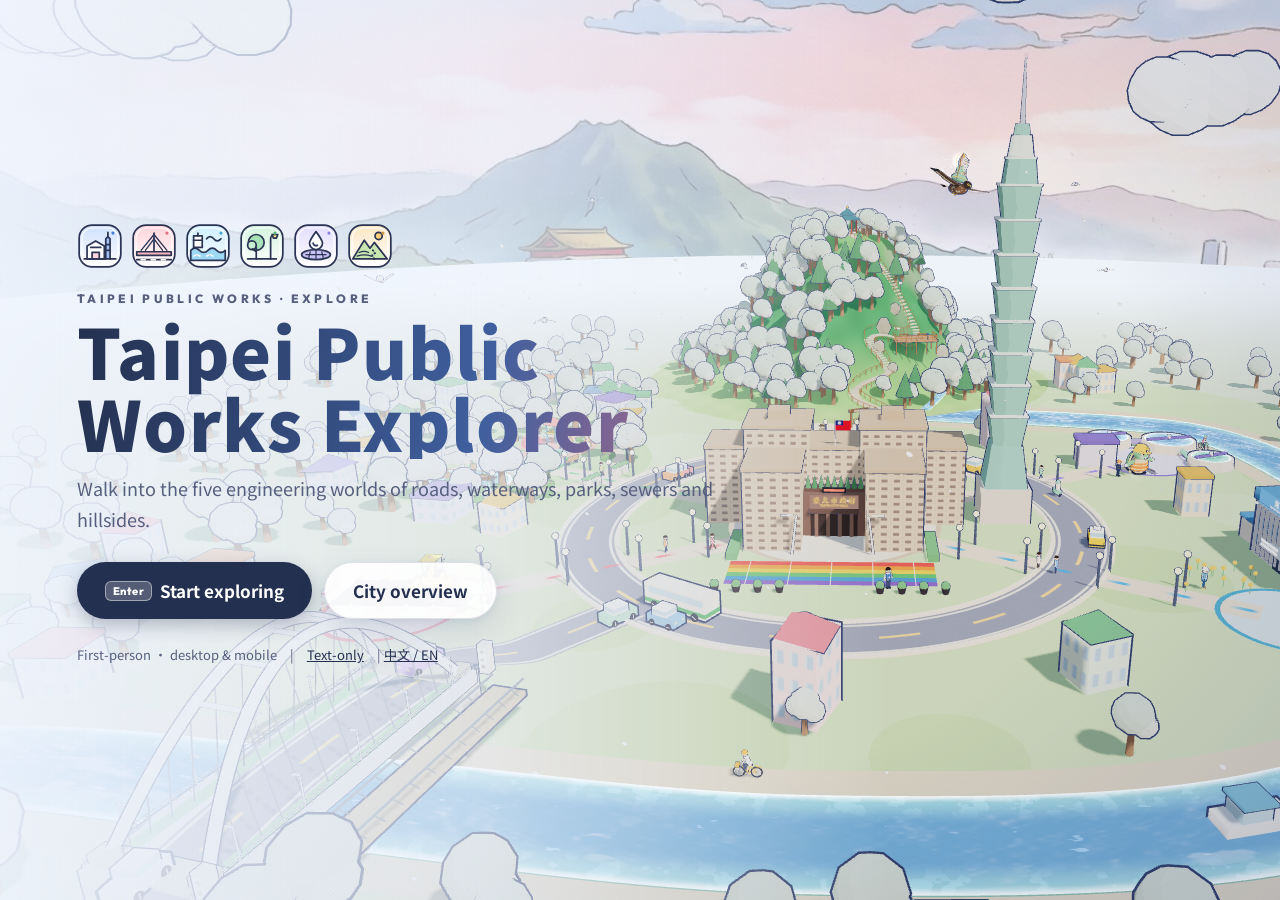
<file: pwd3d/index.html>
<!DOCTYPE html>
<html lang="zh-Hant-TW">
<head>
  <meta charset="UTF-8">
  <meta name="viewport" content="width=device-width, initial-scale=1, viewport-fit=cover">
  <meta name="theme-color" content="#dfeefc">
  <title>臺北市政府工務局｜臺北工務 探索世界</title>
  <meta name="description" content="以 3D 探索臺北市政府工務局與新建、水利、公園路燈、衛生下水道、大地五大工程處，和工作人員聊天認識市政工程。">
  <link rel="canonical" href="https://sunkinmen.github.io/PWD/">
  <!-- 分享預覽（Facebook / LINE / X） -->
  <meta property="og:type" content="website">
  <meta property="og:title" content="臺北工務 探索世界｜臺北市政府工務局">
  <meta property="og:description" content="走進道路、水利、公園、下水道與山坡地的五大工程世界">
  <meta property="og:image" content="https://sunkinmen.github.io/PWD/assets/sky-taipei-title.jpg">
  <meta property="og:url" content="https://sunkinmen.github.io/PWD/">
  <meta name="twitter:card" content="summary_large_image">
  <!-- PWA -->
  <link rel="manifest" href="manifest.json">
  <link rel="icon" href="assets/icons/icon-192.png">
  <link rel="apple-touch-icon" href="assets/icons/icon-192.png">
  <meta name="apple-mobile-web-app-capable" content="yes">
  <script type="application/ld+json">
  { "@context": "https://schema.org", "@type": "GovernmentOrganization", "name": "臺北市政府工務局", "alternateName": "Public Works Department, Taipei City Government",
    "url": "https://pwd.gov.taipei/", "telephone": "+886-2-27208889",
    "address": { "@type": "PostalAddress", "streetAddress": "市府路1號4樓", "addressLocality": "臺北市信義區", "postalCode": "110204", "addressCountry": "TW" },
    "subOrganization": [ { "@type": "GovernmentOrganization", "name": "新建工程處", "url": "https://nco.gov.taipei/" }, { "@type": "GovernmentOrganization", "name": "水利工程處", "url": "https://heo.gov.taipei/" },
      { "@type": "GovernmentOrganization", "name": "公園路燈工程管理處", "url": "https://pkl.gov.taipei/" }, { "@type": "GovernmentOrganization", "name": "衛生下水道工程處", "url": "https://sso.gov.taipei/" },
      { "@type": "GovernmentOrganization", "name": "大地工程處", "url": "https://geo.gov.taipei/" } ] }
  </script>
  <link rel="preconnect" href="https://fonts.googleapis.com">
  <link href="https://fonts.googleapis.com/css2?family=Noto+Sans+TC:wght@400;500;700;900&family=Noto+Serif+TC:wght@900&family=Outfit:wght@400;600;800&display=swap" rel="stylesheet">
  <link rel="stylesheet" href="css/style.css">
</head>
<body>
  <a class="skip" href="#a11y" onclick="UI.openA11y();return false;" data-i18n="skip">跳到純文字版（無障礙）</a>

  <!-- 3D 世界 -->
  <div id="world" aria-hidden="true"></div>
  <div id="labels" aria-hidden="true"></div>
  <div class="vignette" aria-hidden="true"></div>

  <!-- 載入畫面 -->
  <div id="loader" role="progressbar" aria-label="載入中">
    <div class="loader-emblem" id="loader-emblem"></div>
    <div class="loader-bar"><i id="loader-fill"></i></div>
    <p id="loader-text" data-i18n="loading">正在搭建臺北工務世界…</p>
  </div>

  <!-- 標題畫面 -->
  <main id="title" class="screen" aria-labelledby="title-h1">
    <div class="title-inner">
      <div class="title-emblems" id="title-emblems" aria-hidden="true"></div>
      <p class="eyebrow" data-i18n="eyebrow">TAIPEI PUBLIC WORKS · EXPLORE</p>
      <h1 id="title-h1">臺北工務 探索世界</h1>
      <p class="title-sub" id="title-sub"></p>
      <div class="title-actions">
        <button class="btn btn-primary btn-lg" onclick="UI.start('explore')"><span class="kbd">Enter</span><span data-i18n="start">開始探索</span></button>
        <button class="btn btn-glass btn-lg" onclick="UI.start('overview')" data-i18n="overview">城市總覽</button>
      </div>
      <p class="title-foot"><span data-i18n="titleFoot">第一人稱漫遊・支援電腦與手機</span>　|　<a href="#a11y" onclick="UI.openA11y();return false;" data-i18n="textOnly">純文字版</a>　|
        <button class="lang-btn" onclick="UI.toggleLang()">中文 / EN</button></p>
    </div>
  </main>

  <!-- 節慶／防汛提示 -->
  <div id="festival" role="note" hidden><span id="festival-text"></span><button onclick="this.parentNode.hidden=true" data-i18n-aria="close">✕</button></div>

  <!-- HUD -->
  <div id="hud" hidden>
    <header class="topbar">
      <button class="brand" onclick="UI.select('hub')" aria-label="工務局">
        <span class="brand-emblem" id="brand-emblem" aria-hidden="true"></span>
        <span class="brand-text"><b data-i18n="org">臺北市政府工務局</b><small>Public Works Department</small></span>
      </button>
      <div class="top-right">
        <span class="clock" id="clock" aria-hidden="true">--:--</span>
        <button class="icon-btn btn-tasks" onclick="UI.openTasks()"><span aria-hidden="true">📝</span><em data-i18n="tasks">我要辦</em></button>
        <button class="icon-btn" onclick="UI.toggleMode()" id="btn-mode"><span id="mode-ico" aria-hidden="true">🚶</span><em id="mode-txt" data-i18n="explore">探索</em></button>
        <button class="icon-btn" onclick="UI.openSearch()" data-i18n-aria="searchTitle">⌕</button>
        <button class="icon-btn" onclick="UI.toggleSound()" aria-label="環境音" id="btn-sound">🔈</button>
        <button class="icon-btn" onclick="UI.openMenu()" data-i18n-aria="settings">☰</button>
      </div>
    </header>

    <!-- 世界選擇列（PS5 風格） -->
    <nav id="tiles" aria-label="選擇工程世界"></nav>

    <!-- 世界資訊（總覽模式） -->
    <section id="hero" aria-live="polite">
      <div class="hero-badge"><span id="hero-badge"></span><span id="hero-visited" class="visited" hidden data-i18n="visited">✓ 已造訪</span></div>
      <h2 id="hero-title"></h2>
      <p id="hero-tagline" class="tagline"></p>
      <p id="hero-sub" class="hero-sub"></p>
      <div class="hero-actions">
        <button class="btn btn-primary" onclick="UI.enterZone()" data-i18n="enter">▶ 進入世界</button>
        <button class="btn btn-glass" onclick="UI.openSheet()" data-i18n="servicesNews">服務與公告</button>
        <button class="btn btn-ghost" onclick="UI.share()"><span aria-hidden="true">🔗</span> <span data-i18n="share">分享</span></button>
        <a class="btn btn-ghost" id="hero-link" target="_blank" rel="noopener" data-i18n="website">官網 ↗</a>
      </div>
      <div class="cards" id="hero-cards"></div>
    </section>

    <!-- 探索模式 HUD -->
    <div id="explore-hud" hidden>
      <canvas id="minimap" width="180" height="180" aria-hidden="true"></canvas>
      <button id="prompt" hidden><span class="kbd">E</span><span id="prompt-text"></span></button>
      <div id="npc-bubble" hidden onclick="UI.nextLine()" role="button" tabindex="0">
        <img id="npc-avatar" alt="" onerror="this.hidden=true">
        <div class="npc-head"><b id="npc-name"></b><small id="npc-role"></small></div>
        <p id="npc-text" aria-live="polite"></p>
        <span class="npc-next" data-i18n="npcNext">點我或按 E 繼續 ▸</span>
      </div>
      <p class="hint" id="hint" data-i18n="hint">WASD／方向鍵移動・Shift 奔跑・拖曳轉視角</p>
      <div id="joystick" aria-hidden="true"><i></i></div>
    </div>
  </div>

  <!-- 服務與公告面板 -->
  <aside id="sheet" role="dialog" aria-labelledby="sheet-title" hidden>
    <div class="sheet-head">
      <span class="sheet-emblem" id="sheet-emblem" aria-hidden="true"></span>
      <div><small id="sheet-badge"></small><h3 id="sheet-title"></h3></div>
      <button class="icon-btn" onclick="UI.closeSheet()" data-i18n-aria="close">✕</button>
    </div>
    <div class="sheet-body">
      <h4 data-i18n="services">常用服務</h4>
      <div class="services" id="sheet-services"></div>
      <h4 data-i18n="news">最新公告</h4>
      <ul class="news" id="sheet-news"></ul>
      <a class="btn btn-primary btn-block" id="sheet-link" target="_blank" rel="noopener" data-i18n="officialSite">前往官方網站 ↗</a>
    </div>
  </aside>

  <!-- 選單 -->
  <div class="modal" id="menu" role="dialog" aria-modal="true" aria-labelledby="menu-h" hidden>
    <div class="modal-card">
      <div class="modal-head"><h3 id="menu-h" data-i18n="settings">設定</h3><button class="icon-btn" onclick="UI.close('menu')" data-i18n-aria="close">✕</button></div>
      <h4 data-i18n="lang">語言 Language</h4>
      <div class="seg" id="seg-lang"><button data-v="zh">中文</button><button data-v="en">English</button></div>
      <h4 data-i18n="season">季節</h4>
      <div class="seg" id="seg-season">
        <button data-v="spring" data-i18n="spring">🌸 春</button><button data-v="summer" data-i18n="summer">🌻 夏</button><button data-v="autumn" data-i18n="autumn">🍁 秋</button><button data-v="winter" data-i18n="winter">❄️ 冬</button>
      </div>
      <h4 data-i18n="voice">角色語音</h4>
      <div class="seg" id="seg-voice"><button data-v="on" data-i18n="on">開</button><button data-v="off" data-i18n="off">關</button></div>
      <h4 data-i18n="textSize">文字大小</h4>
      <div class="seg" id="seg-size"><button data-v="1" data-i18n="sizeN">標準</button><button data-v="1.15" data-i18n="sizeL">大</button><button data-v="1.3" data-i18n="sizeXL">特大</button></div>
      <h4 data-i18n="motion">減少動態效果</h4>
      <div class="seg" id="seg-motion"><button data-v="off" data-i18n="off">關</button><button data-v="on" data-i18n="on">開</button></div>
      <h4 data-i18n="quality">畫質</h4>
      <div class="seg" id="seg-quality">
        <button data-v="auto" data-i18n="auto">自動</button><button data-v="high" data-i18n="high">高畫質</button><button data-v="eco" data-i18n="eco">省電</button>
      </div>
      <h4 data-i18n="more">其他</h4>
      <div class="menu-list">
        <button onclick="UI.close('menu');UI.openA11y()" data-i18n="a11yMode">♿ 純文字無障礙版</button>
        <button onclick="UI.close('menu');UI.showHelp()" data-i18n="help">🎮 操作說明</button>
        <button onclick="UI.close('menu');UI.startTour(true)" data-i18n="tour">🧭 重看新手導覽</button>
        <a href="brand.html" target="_blank" data-i18n="brand">🎨 品牌設計規範</a>
        <a id="menu-official" target="_blank" rel="noopener" data-i18n="official">🏛️ 工務局官方網站 ↗</a>
      </div>
      <p class="fine" id="menu-foot"></p>
    </div>
  </div>

  <!-- 我要辦 -->
  <div class="modal" id="tasks" role="dialog" aria-modal="true" aria-labelledby="tasks-h" hidden>
    <div class="modal-card">
      <div class="modal-head"><h3 id="tasks-h" data-i18n="tasksTitle">我要辦…</h3><button class="icon-btn" onclick="UI.close('tasks')" data-i18n-aria="close">✕</button></div>
      <div id="tasks-list" class="tasks-list"></div>
    </div>
  </div>

  <!-- 搜尋 -->
  <div class="modal" id="search" role="dialog" aria-modal="true" aria-labelledby="search-h" hidden>
    <div class="modal-card">
      <div class="modal-head"><h3 id="search-h" data-i18n="searchTitle">想找什麼服務？</h3><button class="icon-btn" onclick="UI.close('search')" data-i18n-aria="close">✕</button></div>
      <input id="search-input" type="search" data-i18n-ph="searchPh" aria-labelledby="search-h" autocomplete="off">
      <div id="search-results" class="search-results"></div>
    </div>
  </div>

  <!-- 新手導覽 -->
  <div id="tour" role="dialog" aria-modal="true" aria-labelledby="tour-h" hidden>
    <div class="tour-card">
      <div class="tour-dots" id="tour-dots" aria-hidden="true"></div>
      <h3 id="tour-h"></h3><p id="tour-p"></p>
      <div class="tour-actions"><button class="btn btn-ghost" onclick="UI.endTour()" data-i18n="skipTour">略過</button><button class="btn btn-primary" id="tour-next" onclick="UI.tourNext()"></button></div>
    </div>
  </div>

  <!-- 純文字無障礙版（無 JavaScript 時也能看到基本資訊） -->
  <section id="a11y" hidden aria-label="純文字版">
    <div class="a11y-inner">
      <button class="btn btn-glass" onclick="UI.close('a11y')" data-i18n="back">← 回到 3D 版</button>
      <h1 id="a11y-h1"></h1>
      <div id="a11y-list"></div>
    </div>
  </section>
  <noscript><div class="a11y-inner"><h1>臺北市政府工務局</h1><p>本網站以 3D 呈現工務局與新建工程處、水利工程處、公園路燈工程管理處、衛生下水道工程處、大地工程處。請開啟 JavaScript，或前往 <a href="https://pwd.gov.taipei/">工務局官方網站</a>。</p></div></noscript>

  <div id="toast" role="status" aria-live="polite"></div>

  <script src="js/vendor/three.min.js"></script>
  <script src="js/content.js"></script>
  <script src="js/content-en.js"></script>
  <script src="js/i18n.js"></script>
  <script src="js/emblems.js"></script>
  <script src="js/extras.js"></script>
  <script src="js/world.js"></script>
  <script src="js/audio.js"></script>
  <script src="js/ui.js"></script>
</body>
</html>
</file>
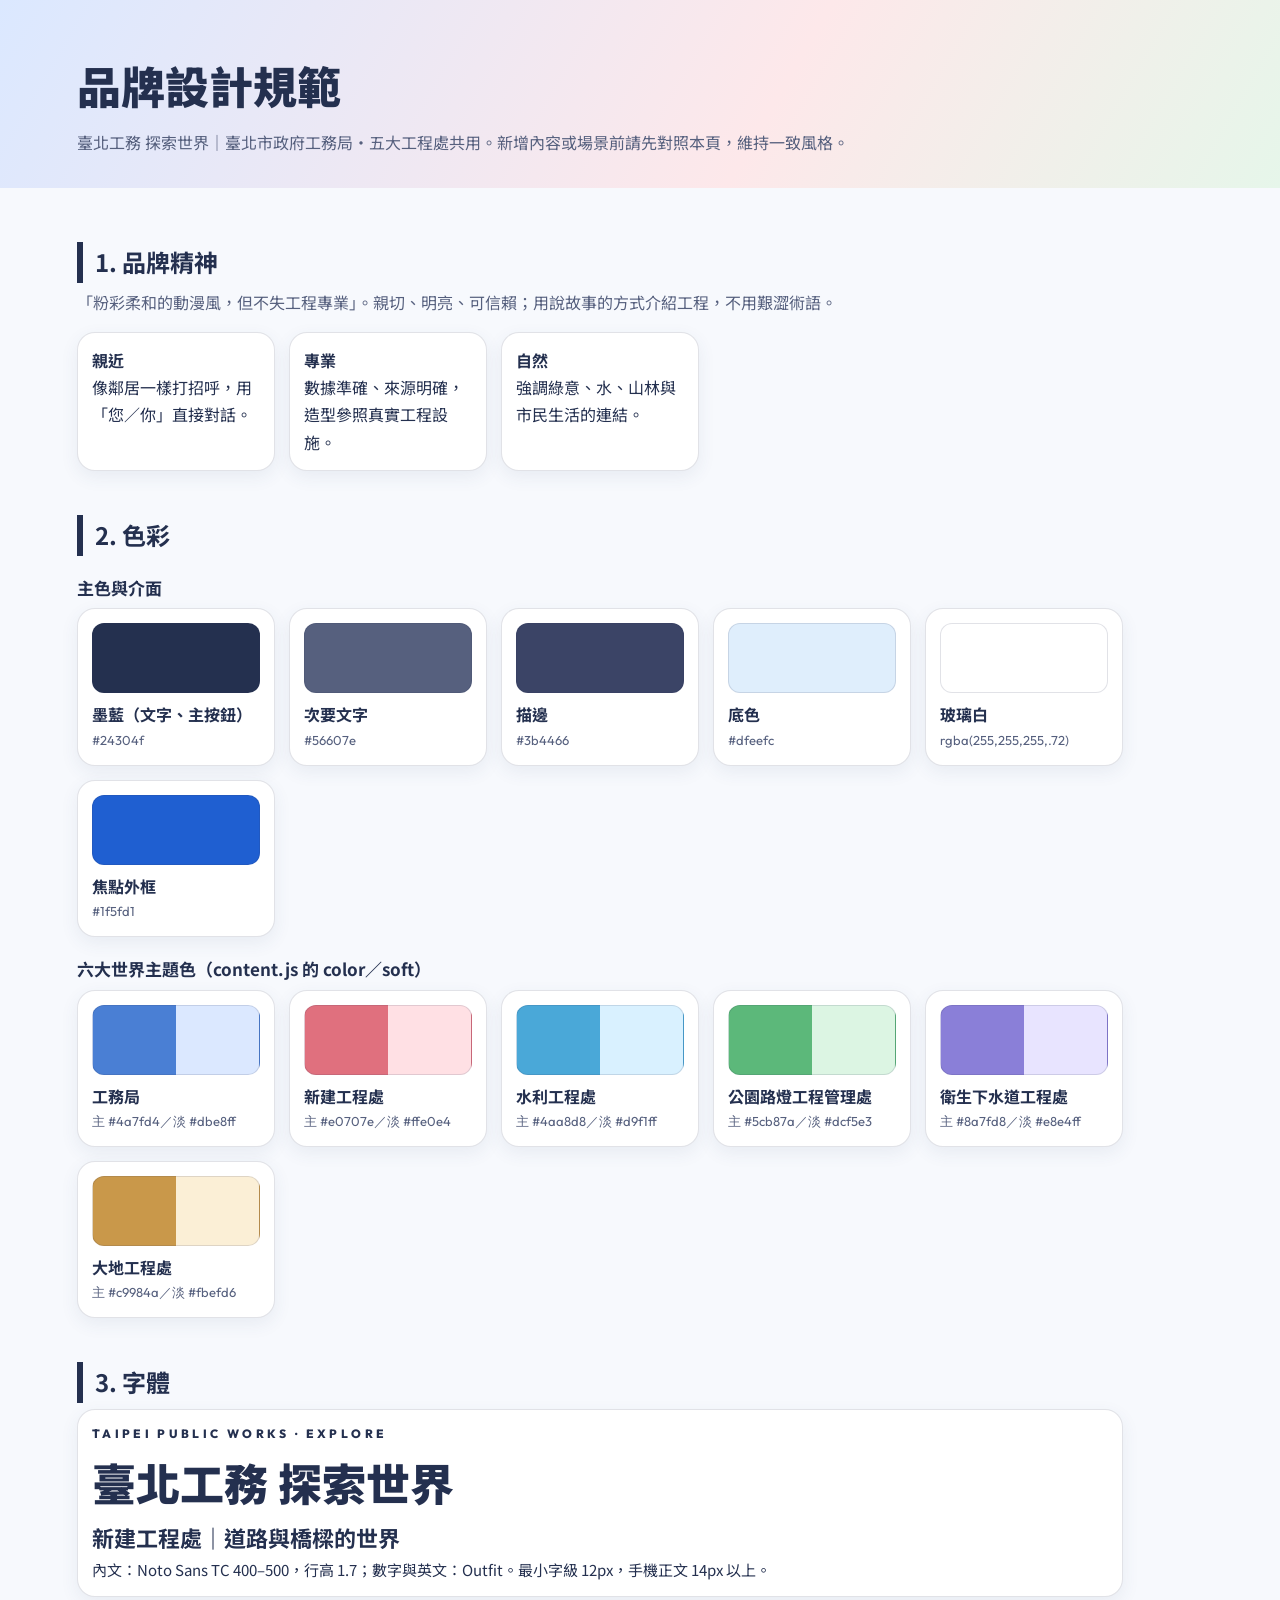
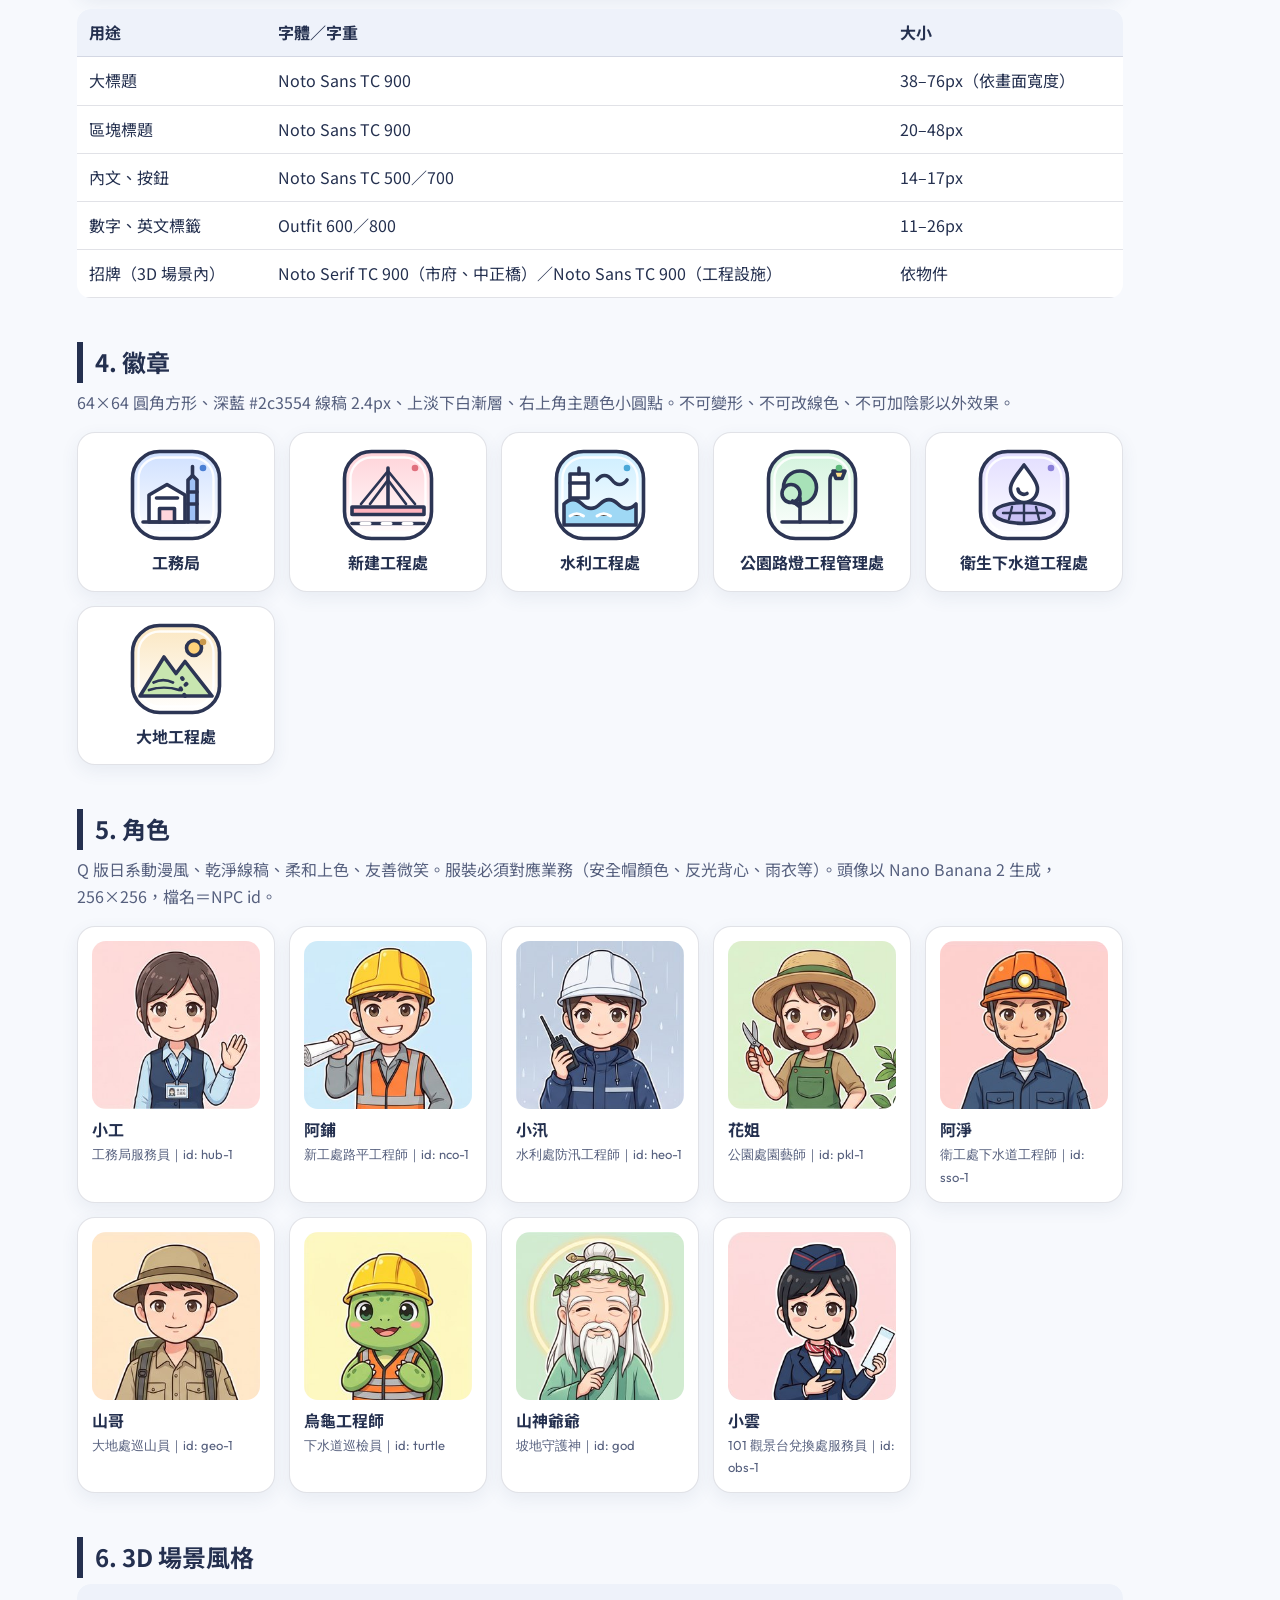
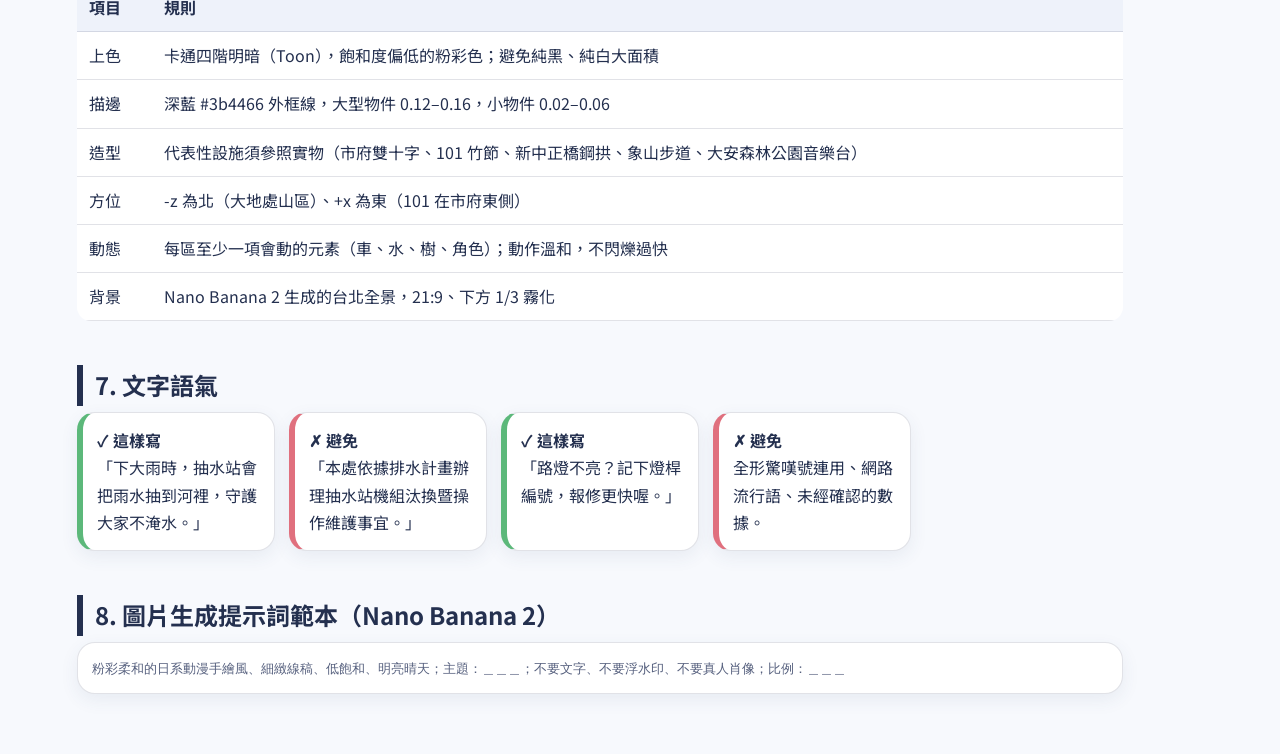
<file: brand.html>
<!DOCTYPE html>
<html lang="zh-Hant-TW">
<head>
<meta charset="UTF-8"><meta name="viewport" content="width=device-width, initial-scale=1">
<title>品牌設計規範｜臺北工務 探索世界</title>
<link href="https://fonts.googleapis.com/css2?family=Noto+Sans+TC:wght@400;500;700;900&family=Outfit:wght@400;600;800&display=swap" rel="stylesheet">
<style>
  :root { --ink: #24304f; --ink-2: #56607e; --line: rgba(44, 53, 84, .14); }
  * { box-sizing: border-box; }
  body { margin: 0; font-family: 'Noto Sans TC', sans-serif; color: var(--ink); background: #f7f9fd; line-height: 1.7; }
  header { padding: 48px 6vw 32px; background: linear-gradient(120deg, #dbe8ff, #fde8ea 60%, #e6f6ea); }
  header h1 { margin: 0; font-size: clamp(28px, 4vw, 44px); font-weight: 900; }
  header p { margin: 6px 0 0; color: var(--ink-2); }
  main { padding: 10px 6vw 60px; max-width: 1200px; }
  h2 { font-size: 24px; margin: 44px 0 6px; padding-left: 12px; border-left: 6px solid var(--ink); }
  h3 { margin: 18px 0 6px; font-size: 17px; }
  .lead { color: var(--ink-2); margin: 0 0 16px; }
  .grid { display: grid; grid-template-columns: repeat(auto-fill, minmax(180px, 1fr)); gap: 14px; }
  .card { background: #fff; border-radius: 18px; padding: 14px; border: 1px solid var(--line); box-shadow: 0 6px 18px rgba(54, 72, 120, .08); }
  .sw { height: 70px; border-radius: 12px; margin-bottom: 8px; border: 1px solid var(--line); }
  .code { font-family: Outfit, monospace; font-size: 13px; color: var(--ink-2); }
  .emb svg { width: 96px; height: 96px; display: block; margin: 0 auto 6px; }
  .emb { text-align: center; }
  .npc img { width: 100%; aspect-ratio: 1; object-fit: cover; border-radius: 14px; }
  table { border-collapse: collapse; width: 100%; background: #fff; border-radius: 14px; overflow: hidden; }
  td, th { padding: 10px 12px; border-bottom: 1px solid var(--line); text-align: left; vertical-align: top; }
  th { background: #eef2fa; }
  .do { border-left: 6px solid #5cb87a; } .dont { border-left: 6px solid #e0707e; }
  .type1 { font-size: 44px; font-weight: 900; } .type2 { font-size: 22px; font-weight: 700; } .type3 { font-size: 15px; } .type4 { font-family: Outfit; font-weight: 800; letter-spacing: .28em; font-size: 12px; }
</style>
</head>
<body>
<header><h1>品牌設計規範</h1><p>臺北工務 探索世界｜臺北市政府工務局・五大工程處共用。新增內容或場景前請先對照本頁，維持一致風格。</p></header>
<main>
  <h2>1. 品牌精神</h2>
  <p class="lead">「粉彩柔和的動漫風，但不失工程專業」。親切、明亮、可信賴；用說故事的方式介紹工程，不用艱澀術語。</p>
  <div class="grid">
    <div class="card"><b>親近</b><br>像鄰居一樣打招呼，用「您／你」直接對話。</div>
    <div class="card"><b>專業</b><br>數據準確、來源明確，造型參照真實工程設施。</div>
    <div class="card"><b>自然</b><br>強調綠意、水、山林與市民生活的連結。</div>
  </div>

  <h2>2. 色彩</h2>
  <h3>主色與介面</h3>
  <div class="grid" id="ui-colors"></div>
  <h3>六大世界主題色（content.js 的 color／soft）</h3>
  <div class="grid" id="zone-colors"></div>

  <h2>3. 字體</h2>
  <div class="card">
    <div class="type4">TAIPEI PUBLIC WORKS · EXPLORE</div>
    <div class="type1">臺北工務 探索世界</div>
    <div class="type2">新建工程處｜道路與橋樑的世界</div>
    <div class="type3">內文：Noto Sans TC 400–500，行高 1.7；數字與英文：Outfit。最小字級 12px，手機正文 14px 以上。</div>
  </div>
  <table style="margin-top:12px"><tr><th>用途</th><th>字體／字重</th><th>大小</th></tr>
    <tr><td>大標題</td><td>Noto Sans TC 900</td><td>38–76px（依畫面寬度）</td></tr>
    <tr><td>區塊標題</td><td>Noto Sans TC 900</td><td>20–48px</td></tr>
    <tr><td>內文、按鈕</td><td>Noto Sans TC 500／700</td><td>14–17px</td></tr>
    <tr><td>數字、英文標籤</td><td>Outfit 600／800</td><td>11–26px</td></tr>
    <tr><td>招牌（3D 場景內）</td><td>Noto Serif TC 900（市府、中正橋）／Noto Sans TC 900（工程設施）</td><td>依物件</td></tr>
  </table>

  <h2>4. 徽章</h2>
  <p class="lead">64×64 圓角方形、深藍 #2c3554 線稿 2.4px、上淡下白漸層、右上角主題色小圓點。不可變形、不可改線色、不可加陰影以外效果。</p>
  <div class="grid" id="emblems"></div>

  <h2>5. 角色</h2>
  <p class="lead">Q 版日系動漫風、乾淨線稿、柔和上色、友善微笑。服裝必須對應業務（安全帽顏色、反光背心、雨衣等）。頭像以 Nano Banana 2 生成，256×256，檔名＝NPC id。</p>
  <div class="grid" id="npcs"></div>

  <h2>6. 3D 場景風格</h2>
  <table>
    <tr><th>項目</th><th>規則</th></tr>
    <tr><td>上色</td><td>卡通四階明暗（Toon），飽和度偏低的粉彩色；避免純黑、純白大面積</td></tr>
    <tr><td>描邊</td><td>深藍 #3b4466 外框線，大型物件 0.12–0.16，小物件 0.02–0.06</td></tr>
    <tr><td>造型</td><td>代表性設施須參照實物（市府雙十字、101 竹節、新中正橋鋼拱、象山步道、大安森林公園音樂台）</td></tr>
    <tr><td>方位</td><td>-z 為北（大地處山區）、+x 為東（101 在市府東側）</td></tr>
    <tr><td>動態</td><td>每區至少一項會動的元素（車、水、樹、角色）；動作溫和，不閃爍過快</td></tr>
    <tr><td>背景</td><td>Nano Banana 2 生成的台北全景，21:9、下方 1/3 霧化</td></tr>
  </table>

  <h2>7. 文字語氣</h2>
  <div class="grid">
    <div class="card do"><b>✓ 這樣寫</b><br>「下大雨時，抽水站會把雨水抽到河裡，守護大家不淹水。」</div>
    <div class="card dont"><b>✗ 避免</b><br>「本處依據排水計畫辦理抽水站機組汰換暨操作維護事宜。」</div>
    <div class="card do"><b>✓ 這樣寫</b><br>「路燈不亮？記下燈桿編號，報修更快喔。」</div>
    <div class="card dont"><b>✗ 避免</b><br>全形驚嘆號連用、網路流行語、未經確認的數據。</div>
  </div>

  <h2>8. 圖片生成提示詞範本（Nano Banana 2）</h2>
  <div class="card code">粉彩柔和的日系動漫手繪風、細緻線稿、低飽和、明亮晴天；主題：＿＿＿；不要文字、不要浮水印、不要真人肖像；比例：＿＿＿</div>
</main>
<script src="js/content.js"></script>
<script src="js/emblems.js"></script>
<script>
  const ui = [['墨藍（文字、主按鈕）', '#24304f'], ['次要文字', '#56607e'], ['描邊', '#3b4466'], ['底色', '#dfeefc'], ['玻璃白', 'rgba(255,255,255,.72)'], ['焦點外框', '#1f5fd1']];
  document.getElementById('ui-colors').innerHTML = ui.map(([n, c]) => `<div class="card"><div class="sw" style="background:${c}"></div><b>${n}</b><div class="code">${c}</div></div>`).join('');
  document.getElementById('zone-colors').innerHTML = ZONES.map(z => `<div class="card"><div class="sw" style="background:linear-gradient(90deg,${z.color} 50%,${z.soft} 50%)"></div><b>${z.title}</b><div class="code">主 ${z.color}／淡 ${z.soft}</div></div>`).join('');
  document.getElementById('emblems').innerHTML = ZONES.map(z => `<div class="card emb">${EMBLEMS[z.id]}<b>${z.shortName}</b></div>`).join('');
  document.getElementById('npcs').innerHTML = NPCS.map(n => `<div class="card npc"><img src="assets/npc/${n.id}.jpg" alt="${n.name}"><b>${n.name}</b><div class="code">${n.role}｜id: ${n.id}</div></div>`).join('');
</script>
</body>
</html>
</file>
<file: pwd3d/css/style.css>
/* style.css ── 介面樣式（顏色變數集中在 :root，改色只改這裡） */
:root {
  --ink: #24304f;
  --ink-2: #56607e;
  --glass: rgba(255, 255, 255, .72);
  --glass-strong: rgba(255, 255, 255, .9);
  --line: rgba(44, 53, 84, .14);
  --accent: #4a7fd4;
  --accent-soft: #dbe8ff;
  --radius: 20px;
  --shadow: 0 10px 30px rgba(54, 72, 120, .16), 0 2px 6px rgba(54, 72, 120, .08);
  --safe-b: env(safe-area-inset-bottom, 0px);
  --font: 'Noto Sans TC', system-ui, sans-serif;
  --font-en: 'Outfit', 'Noto Sans TC', sans-serif;
}
* { box-sizing: border-box; }
html, body { margin: 0; height: 100%; overflow: hidden; background: #dfeefc; color: var(--ink); font-family: var(--font); -webkit-tap-highlight-color: transparent; }
button, a { font-family: inherit; color: inherit; }
button { cursor: pointer; border: 0; background: none; }
[hidden] { display: none !important; }
.skip { position: absolute; left: -999px; top: 0; z-index: 100; background: #fff; padding: 8px 12px; }
.skip:focus { left: 8px; top: 8px; }

#world { position: fixed; inset: 0; touch-action: none; }
#world canvas { display: block; cursor: grab; }
.vignette { position: fixed; inset: 0; pointer-events: none; z-index: 2;
  background: radial-gradient(ellipse at 50% 45%, transparent 55%, rgba(60, 80, 130, .18) 100%); }

/* ---------- 按鈕 ---------- */
.btn { display: inline-flex; align-items: center; justify-content: center; gap: 8px; padding: 11px 20px; border-radius: 999px;
  font-weight: 700; font-size: 15px; text-decoration: none; transition: transform .18s, box-shadow .18s, background .18s; white-space: nowrap; }
.btn:hover { transform: translateY(-1px); }
.btn:active { transform: scale(.97); }
.btn-lg { padding: 15px 28px; font-size: 17px; }
.btn-block { width: 100%; margin-top: 14px; }
.btn-primary { background: var(--ink); color: #fff; box-shadow: 0 6px 18px rgba(36, 48, 79, .3); }
.btn-primary:hover { box-shadow: 0 0 0 4px rgba(255, 255, 255, .8), 0 8px 22px rgba(36, 48, 79, .35); }
.btn-glass { background: var(--glass-strong); border: 1px solid var(--line); box-shadow: var(--shadow); }
.btn-ghost { background: transparent; border: 1px solid rgba(36, 48, 79, .25); }
.kbd { font-family: var(--font-en); font-size: 11px; font-weight: 800; letter-spacing: .04em; padding: 2px 7px; border-radius: 6px;
  background: rgba(255, 255, 255, .22); border: 1px solid rgba(255, 255, 255, .45); }
.icon-btn { height: 40px; min-width: 40px; padding: 0 10px; border-radius: 999px; background: var(--glass); border: 1px solid rgba(255, 255, 255, .8);
  box-shadow: var(--shadow); backdrop-filter: blur(14px); -webkit-backdrop-filter: blur(14px); font-size: 17px; font-weight: 700;
  display: inline-flex; align-items: center; justify-content: center; gap: 6px; transition: transform .15s, background .15s; }
.icon-btn:hover { background: #fff; transform: translateY(-1px); }
.icon-btn em { font-style: normal; font-size: 13px; }

/* ---------- 載入 ---------- */
#loader { position: fixed; inset: 0; z-index: 60; display: flex; flex-direction: column; align-items: center; justify-content: center; gap: 18px;
  background: linear-gradient(180deg, #cfe6fb, #fdeef0); transition: opacity .6s; }
#loader.done { opacity: 0; pointer-events: none; }
.loader-emblem { width: 84px; height: 84px; animation: bob 2s ease-in-out infinite; }
.loader-bar { width: min(280px, 70vw); height: 6px; border-radius: 6px; background: rgba(255, 255, 255, .7); overflow: hidden; }
.loader-bar i { display: block; height: 100%; width: 0; background: linear-gradient(90deg, #8fc4ef, #f8bfd0); transition: width .3s; }
#loader p { margin: 0; color: var(--ink-2); font-size: 14px; }
@keyframes bob { 50% { transform: translateY(-6px); } }

/* ---------- 標題畫面 ---------- */
.screen { position: fixed; inset: 0; z-index: 30; display: flex; align-items: center; padding: 6vw;
  background: linear-gradient(90deg, rgba(240, 246, 255, .92) 0%, rgba(240, 246, 255, .6) 38%, rgba(240, 246, 255, 0) 70%); transition: opacity .7s, transform .7s; }
.screen.leaving { opacity: 0; transform: scale(1.03); pointer-events: none; }
.title-inner { max-width: 680px; animation: rise .9s cubic-bezier(.2, .8, .2, 1) both; }
.title-emblems { display: flex; gap: 8px; margin-bottom: 22px; }
.title-emblems span { width: 46px; height: 46px; animation: rise .8s both; }
.eyebrow { font-family: var(--font-en); font-weight: 800; letter-spacing: .28em; font-size: 12px; color: var(--ink-2); margin: 0 0 8px; }
h1#title-h1 { font-size: clamp(38px, 5.4vw, 72px); line-height: 1.05; margin: 0 0 14px; font-weight: 900; letter-spacing: .02em;
  background: linear-gradient(100deg, #24304f 0%, #3f5f9e 60%, #c46c86 100%); -webkit-background-clip: text; background-clip: text; color: transparent; }
.title-sub { font-size: clamp(15px, 1.6vw, 18px); color: var(--ink-2); line-height: 1.7; margin: 0 0 28px; }
.title-actions { display: flex; gap: 12px; flex-wrap: wrap; }
.title-foot { margin-top: 26px; font-size: 13px; color: var(--ink-2); }
.title-foot a { color: var(--ink); }
@keyframes rise { from { opacity: 0; transform: translateY(18px); } }

/* ---------- 頂列 ---------- */
#hud { position: fixed; inset: 0; z-index: 10; pointer-events: none; }
#hud > * { pointer-events: auto; }
.topbar { position: absolute; top: 0; left: 0; right: 0; display: flex; justify-content: space-between; align-items: center; padding: 18px 26px; pointer-events: none; }
.topbar > * { pointer-events: auto; }
.brand { display: flex; align-items: center; gap: 10px; text-align: left; }
.brand-emblem { width: 42px; height: 42px; filter: drop-shadow(0 4px 10px rgba(54, 72, 120, .2)); }
.brand-text b { display: block; font-size: 16px; font-weight: 900; text-shadow: 0 1px 0 rgba(255, 255, 255, .8); }
.brand-text small { font-family: var(--font-en); font-size: 11px; letter-spacing: .08em; color: var(--ink-2); }
.top-right { display: flex; gap: 8px; align-items: center; }
.clock { font-family: var(--font-en); font-weight: 600; font-size: 18px; margin-right: 6px; text-shadow: 0 1px 0 #fff; }

/* ---------- 世界選擇列（PS5 風格） ---------- */
#tiles { position: absolute; top: 84px; left: 26px; display: flex; align-items: center; gap: 12px; }
.tile { position: relative; width: 74px; height: 74px; border-radius: 22px; padding: 0; transition: width .35s cubic-bezier(.2, .8, .2, 1), height .35s, transform .2s;
  filter: drop-shadow(0 6px 14px rgba(54, 72, 120, .18)); }
.tile svg { width: 100%; height: 100%; display: block; }
.tile:hover { transform: translateY(-3px); }
.tile.active { width: 112px; height: 112px; }
.tile.active::after { content: ''; position: absolute; inset: -6px; border-radius: 30px; border: 3px solid #fff; box-shadow: 0 0 0 1px var(--line), 0 0 24px rgba(255, 255, 255, .9); }
.tile .dot { position: absolute; right: 4px; bottom: 4px; width: 18px; height: 18px; border-radius: 50%; background: #5cb87a; color: #fff; font-size: 11px; line-height: 18px; border: 2px solid #fff; }
.tile-name { font-weight: 900; font-size: 18px; margin-left: 6px; white-space: nowrap; text-shadow: 0 1px 0 rgba(255, 255, 255, .9), 0 0 18px rgba(255, 255, 255, .9); }

/* ---------- 世界資訊 ---------- */
#hero { position: absolute; left: 26px; bottom: calc(26px + var(--safe-b)); width: min(560px, calc(100vw - 52px)); }
#hero.swap { animation: rise .5s cubic-bezier(.2, .8, .2, 1) both; }
.hero-badge { display: flex; gap: 8px; margin-bottom: 8px; }
.hero-badge span { font-size: 12px; font-weight: 800; padding: 4px 10px; border-radius: 999px; background: var(--accent); color: #fff; }
.hero-badge .visited { background: #fff; color: #3c9a5c; }
#hero h2 { margin: 0; font-size: clamp(30px, 4vw, 48px); font-weight: 900; line-height: 1.1; text-shadow: 0 2px 0 rgba(255, 255, 255, .9), 0 0 30px rgba(255, 255, 255, .9); }
.tagline { margin: 4px 0 8px; font-weight: 700; color: var(--accent); font-size: 17px; text-shadow: 0 1px 0 #fff; filter: brightness(.85); }
.hero-sub { margin: 0 0 16px; line-height: 1.7; font-size: 14.5px; color: var(--ink); background: rgba(255, 255, 255, .62); padding: 10px 14px; border-radius: 14px;
  backdrop-filter: blur(10px); -webkit-backdrop-filter: blur(10px); }
.hero-actions { display: flex; gap: 10px; flex-wrap: wrap; margin-bottom: 14px; }
.cards { display: flex; gap: 10px; overflow-x: auto; scrollbar-width: none; padding: 4px 2px 6px; }
.cards::-webkit-scrollbar { display: none; }
.card { flex: 0 0 auto; min-width: 128px; padding: 12px 14px; border-radius: 16px; background: var(--glass); border: 1px solid rgba(255, 255, 255, .85);
  backdrop-filter: blur(14px); -webkit-backdrop-filter: blur(14px); box-shadow: var(--shadow); }
.card small { display: block; font-size: 12px; color: var(--ink-2); font-weight: 700; }
.card b { font-family: var(--font-en); font-size: 26px; font-weight: 800; color: var(--ink); }
.card i { font-style: normal; font-size: 12px; margin-left: 3px; color: var(--ink-2); font-weight: 700; }
.card.news { display: block; min-width: 230px; max-width: 260px; cursor: pointer; text-align: left; overflow: hidden; }
.card.news small { white-space: nowrap; overflow: hidden; text-overflow: ellipsis; }
.card.news span { font-size: 13px; font-weight: 700; line-height: 1.5; max-height: 3em; display: -webkit-box; -webkit-line-clamp: 2; -webkit-box-orient: vertical; overflow: hidden; }

/* ---------- 浮動標籤 ---------- */
#labels { position: fixed; inset: 0; pointer-events: none; z-index: 5; }
.lbl { position: absolute; left: 0; top: 0; display: flex; align-items: center; gap: 6px; padding: 4px 12px 4px 4px; border-radius: 999px;
  background: rgba(255, 255, 255, .88); border: 2px solid var(--c); box-shadow: var(--shadow); font-weight: 800; font-size: 13px; white-space: nowrap;
  pointer-events: auto; cursor: pointer; transition: opacity .3s; will-change: transform; }
.lbl svg { width: 26px; height: 26px; }
.lbl::after { content: ''; position: absolute; left: 50%; bottom: -9px; width: 2px; height: 8px; background: var(--c); }
.lbl.on { background: var(--c); color: #fff; }

/* ---------- 探索 HUD ---------- */
#minimap { position: absolute; right: 26px; top: 84px; width: 150px; height: 150px; border-radius: 50%; border: 3px solid #fff; box-shadow: var(--shadow); background: rgba(255, 255, 255, .6); }
#prompt { position: absolute; left: 50%; bottom: calc(110px + var(--safe-b)); transform: translateX(-50%); display: flex; gap: 10px; align-items: center;
  background: var(--ink); color: #fff; padding: 12px 20px; border-radius: 999px; font-weight: 800; box-shadow: 0 8px 24px rgba(36, 48, 79, .35); cursor: pointer; animation: rise .35s both; }
.hint { position: absolute; left: 50%; bottom: calc(24px + var(--safe-b)); transform: translateX(-50%); margin: 0; font-size: 13px; font-weight: 700; color: var(--ink);
  background: rgba(255, 255, 255, .7); padding: 8px 16px; border-radius: 999px; white-space: nowrap; backdrop-filter: blur(10px); }
#joystick { display: none; position: absolute; left: 28px; bottom: calc(40px + var(--safe-b)); width: 130px; height: 130px; border-radius: 50%;
  background: rgba(255, 255, 255, .45); border: 2px solid rgba(255, 255, 255, .9); backdrop-filter: blur(6px); touch-action: none; }
#joystick i { position: absolute; left: 50%; top: 50%; width: 56px; height: 56px; margin: -28px 0 0 -28px; border-radius: 50%; background: #fff; box-shadow: var(--shadow); }
.touch #joystick { display: block; }

/* ---------- 側邊面板 ---------- */
#sheet { position: fixed; right: 16px; top: 16px; bottom: 16px; width: min(400px, calc(100vw - 32px)); z-index: 40; background: rgba(255, 255, 255, .93);
  border-radius: 26px; box-shadow: 0 20px 60px rgba(54, 72, 120, .25); display: flex; flex-direction: column; overflow: hidden; animation: slide .4s cubic-bezier(.2, .8, .2, 1); }
@keyframes slide { from { transform: translateX(40px); opacity: 0; } }
.sheet-head { display: flex; align-items: center; gap: 12px; padding: 18px 18px 14px; background: linear-gradient(180deg, var(--accent-soft), rgba(255, 255, 255, 0)); }
.sheet-head > div { flex: 1; }
.sheet-head small { font-size: 12px; font-weight: 800; color: var(--ink-2); }
.sheet-head h3 { margin: 2px 0 0; font-size: 20px; font-weight: 900; }
.sheet-emblem { width: 52px; height: 52px; }
.sheet-body { padding: 4px 18px 20px; overflow-y: auto; }
.sheet-body h4, .modal-card h4 { font-size: 13px; color: var(--ink-2); margin: 16px 0 8px; letter-spacing: .05em; }
.services { display: grid; grid-template-columns: 1fr 1fr; gap: 8px; }
.services a { display: flex; flex-direction: column; gap: 6px; padding: 12px; border-radius: 16px; background: #fff; border: 1px solid var(--line); text-decoration: none;
  font-weight: 700; font-size: 14px; transition: transform .15s, border-color .15s; }
.services a:hover { transform: translateY(-2px); border-color: var(--accent); }
.services a span { font-size: 22px; }
.news { list-style: none; margin: 0; padding: 0; display: flex; flex-direction: column; gap: 8px; }
.news li { padding: 10px 12px; border-radius: 14px; background: #f6f8fd; font-size: 14px; line-height: 1.55; font-weight: 500; }
.news time { display: block; font-family: var(--font-en); font-size: 12px; color: var(--ink-2); }
.news em { font-style: normal; font-size: 11px; font-weight: 800; color: var(--accent); margin-left: 6px; }

/* ---------- Modal ---------- */
.modal { position: fixed; inset: 0; z-index: 50; background: rgba(36, 48, 79, .28); backdrop-filter: blur(6px); display: flex; align-items: flex-start; justify-content: center; padding: 10vh 16px 16px; }
.modal-card { width: min(520px, 100%); background: rgba(255, 255, 255, .96); border-radius: 26px; padding: 20px 22px 22px; box-shadow: 0 20px 60px rgba(54, 72, 120, .3); animation: rise .35s both; max-height: 80vh; overflow-y: auto; }
.modal-head { display: flex; justify-content: space-between; align-items: center; }
.modal-head h3 { margin: 0; font-size: 20px; font-weight: 900; }
.seg { display: flex; gap: 6px; background: #eef2fa; padding: 5px; border-radius: 999px; }
.seg button { flex: 1; padding: 9px 6px; border-radius: 999px; font-weight: 700; font-size: 14px; }
.seg button.on { background: #fff; box-shadow: 0 2px 8px rgba(54, 72, 120, .15); }
.menu-list { display: flex; flex-direction: column; gap: 6px; }
.menu-list > * { text-align: left; padding: 12px 14px; border-radius: 14px; background: #f6f8fd; font-weight: 700; font-size: 15px; text-decoration: none; }
.menu-list > *:hover { background: var(--accent-soft); }
.fine { font-size: 12px; color: var(--ink-2); margin: 16px 0 0; line-height: 1.6; }
#search-input { width: 100%; margin: 14px 0 10px; padding: 14px 16px; border-radius: 16px; border: 2px solid #dbe3f2; font-size: 16px; font-family: inherit; outline: none; }
#search-input:focus { border-color: var(--accent); }
.search-results { display: flex; flex-direction: column; gap: 6px; }
.search-results button { display: flex; align-items: center; gap: 10px; text-align: left; padding: 10px 12px; border-radius: 14px; background: #f6f8fd; font-weight: 700; font-size: 14px; }
.search-results button:hover { background: var(--accent-soft); }
.search-results svg { width: 34px; height: 34px; flex: 0 0 auto; }
.search-results small { display: block; color: var(--ink-2); font-weight: 500; }

/* ---------- 無障礙純文字 ---------- */
#a11y { position: fixed; inset: 0; z-index: 70; background: #fbfcff; overflow-y: auto; }
.a11y-inner { max-width: 860px; margin: 0 auto; padding: 24px 20px 60px; }
.a11y-inner h1 { font-size: 28px; }
.a11y-inner h2 { font-size: 22px; border-left: 6px solid var(--c); padding-left: 10px; margin-top: 34px; }
.a11y-inner a { color: #1f4fa8; }

#toast { position: fixed; left: 50%; top: 22px; transform: translate(-50%, -20px); opacity: 0; z-index: 80; background: var(--ink); color: #fff; padding: 10px 18px;
  border-radius: 999px; font-weight: 700; font-size: 14px; transition: .3s; pointer-events: none; }
#toast.show { opacity: 1; transform: translate(-50%, 0); }

/* ---------- 手機與平板 ---------- */
@media (max-width: 760px) {
  .topbar { padding: 12px 14px; }
  .brand-text small, .clock { display: none; }
  .brand-text b { font-size: 14px; }
  .brand-emblem { width: 36px; height: 36px; }
  .icon-btn { height: 36px; min-width: 36px; font-size: 15px; }
  .icon-btn em { display: none; }
  #tiles { top: 62px; left: 0; right: 0; padding: 8px 14px; gap: 8px; overflow-x: auto; scrollbar-width: none; }
  #tiles::-webkit-scrollbar { display: none; }
  .tile { width: 52px; height: 52px; flex: 0 0 auto; border-radius: 16px; }
  .tile.active { width: 66px; height: 66px; }
  .tile-name { display: none; }
  #hero { left: 0; right: 0; bottom: 0; width: auto; padding: 16px 14px calc(14px + var(--safe-b)); border-radius: 24px 24px 0 0;
    background: linear-gradient(180deg, rgba(255, 255, 255, .55), rgba(255, 255, 255, .92) 40%); backdrop-filter: blur(16px); -webkit-backdrop-filter: blur(16px); }
  #hero h2 { font-size: 26px; }
  .tagline { font-size: 14px; margin: 2px 0 6px; }
  .hero-sub { display: none; }
  .hero-actions { gap: 8px; margin-bottom: 10px; }
  .hero-actions .btn { padding: 10px 14px; font-size: 14px; }
  .card { min-width: 108px; padding: 9px 12px; }
  .card b { font-size: 21px; }
  .card.news { display: none; }
  #minimap { top: 62px; right: 14px; width: 104px; height: 104px; }
  .hint { display: none; }
  #prompt { bottom: calc(190px + var(--safe-b)); }
  .screen { padding: 24px; align-items: flex-end; padding-bottom: calc(48px + var(--safe-b));
    background: linear-gradient(0deg, rgba(240, 246, 255, .96) 0%, rgba(240, 246, 255, .7) 50%, rgba(240, 246, 255, 0) 80%); }
  .title-emblems span { width: 38px; height: 38px; }
  .title-actions .btn { flex: 1; }
  #sheet { left: 0; right: 0; top: auto; bottom: 0; width: auto; height: 78vh; border-radius: 26px 26px 0 0; animation-name: up; }
  @keyframes up { from { transform: translateY(40px); opacity: 0; } }
  .lbl { font-size: 11px; padding: 3px 9px 3px 3px; }
  .lbl svg { width: 20px; height: 20px; }
}
@media (prefers-reduced-motion: reduce) { * { animation: none !important; transition: none !important; } }
.touch .kbd { display: none; }

/* ---------- NPC 對話框 ---------- */
#npc-bubble { position: absolute; left: 0; top: 0; width: min(340px, 82vw); padding: 12px 14px 10px 92px; min-height: 96px; border-radius: 18px; background: rgba(255, 255, 255, .95);
  border: 2px solid var(--c, #4a7fd4); box-shadow: 0 12px 30px rgba(54, 72, 120, .25); cursor: pointer; transition: opacity .2s; pointer-events: auto; z-index: 3; }
#npc-bubble::after { content: ''; position: absolute; left: 50%; bottom: -10px; width: 16px; height: 16px; margin-left: -8px; background: #fff;
  border-right: 2px solid var(--c, #4a7fd4); border-bottom: 2px solid var(--c, #4a7fd4); transform: rotate(45deg); }
.npc-head { display: flex; align-items: baseline; gap: 8px; }
.npc-head b { font-size: 15px; font-weight: 900; color: var(--c, #4a7fd4); filter: brightness(.8); }
.npc-head small { font-size: 12px; color: var(--ink-2); font-weight: 700; }
#npc-text { margin: 6px 0 6px; font-size: 15px; line-height: 1.65; font-weight: 500; min-height: 2.4em; }
.npc-next { font-size: 11px; color: var(--ink-2); font-weight: 700; }
#npc-avatar { position: absolute; left: 10px; top: 12px; width: 72px; height: 72px; border-radius: 16px; object-fit: cover; border: 2px solid var(--c, #4a7fd4); background: #fff; }
#npc-bubble:has(#npc-avatar[hidden]) { padding-left: 14px; min-height: 0; }

/* ---------- 無障礙：焦點外框、文字放大、減少動態 ---------- */
:focus-visible { outline: 3px solid #1f5fd1; outline-offset: 3px; border-radius: 10px; }
.tile:focus-visible { outline-offset: 6px; border-radius: 24px; }
#hud, .modal, #sheet, #a11y, #tour, #title, #festival { zoom: var(--fs, 1); }
.reduce-motion *, .reduce-motion *::before, .reduce-motion *::after { animation-duration: .01ms !important; transition-duration: .01ms !important; }
.lang-btn { font: inherit; font-size: 13px; color: var(--ink); text-decoration: underline; padding: 0; }

/* ---------- 節慶／防汛提示 ---------- */
#festival { position: fixed; left: 50%; top: 70px; transform: translateX(-50%); z-index: 15; display: flex; align-items: center; gap: 10px; max-width: calc(100vw - 32px);
  background: rgba(255, 255, 255, .92); border: 2px solid #ffd166; padding: 8px 10px 8px 16px; border-radius: 999px; box-shadow: var(--shadow); font-weight: 700; font-size: 14px; }
#festival button { width: 26px; height: 26px; border-radius: 50%; background: #f3f5fa; font-size: 12px; flex: 0 0 auto; }
@media (max-width: 760px) { #festival { top: auto; bottom: calc(230px + var(--safe-b)); font-size: 12px; } }

/* ---------- 我要辦 ---------- */
.btn-tasks { background: var(--ink) !important; color: #fff; }
.btn-tasks em { color: #fff; }
.tasks-list { display: flex; flex-direction: column; gap: 8px; margin-top: 14px; }
.task { display: flex; align-items: center; gap: 10px; padding: 10px 12px; border-radius: 16px; background: #f6f8fd; border-left: 5px solid var(--c); }
.task-ico { font-size: 24px; }
.task-body { flex: 1; min-width: 0; }
.task-body b { display: block; font-size: 15px; }
.task-body small { color: var(--ink-2); font-size: 12px; font-weight: 700; }
.btn-sm { padding: 7px 12px; font-size: 13px; }
@media (max-width: 760px) { .task { flex-wrap: wrap; } .task-body { flex-basis: calc(100% - 44px); } .btn-tasks em { display: inline !important; font-size: 12px; } }

/* ---------- 新手導覽 ---------- */
#tour { position: fixed; inset: 0; z-index: 55; background: rgba(36, 48, 79, .35); display: flex; align-items: center; justify-content: center; padding: 16px; }
.tour-card { width: min(420px, 100%); background: #fff; border-radius: 26px; padding: 22px 24px; box-shadow: 0 20px 60px rgba(54, 72, 120, .35); animation: rise .4s both; }
.tour-card h3 { margin: 10px 0 6px; font-size: 22px; font-weight: 900; }
.tour-card p { margin: 0 0 18px; line-height: 1.7; color: var(--ink-2); }
.tour-dots { display: flex; gap: 6px; } .tour-dots i { width: 22px; height: 6px; border-radius: 3px; background: #dbe3f2; } .tour-dots i.on { background: var(--ink); }
.tour-actions { display: flex; justify-content: space-between; }
.icon-btn em, .brand-text b { white-space: nowrap; }
@media (max-width: 760px) {
  #festival { top: 140px; bottom: auto; font-size: 12px; padding: 6px 8px 6px 12px; }
  .brand-text b { font-size: 13px; }
  .top-right { gap: 6px; }
  .btn-tasks { padding: 0 9px; }
}
@media (max-width: 400px) { .brand-text { display: none; } }
</file>
